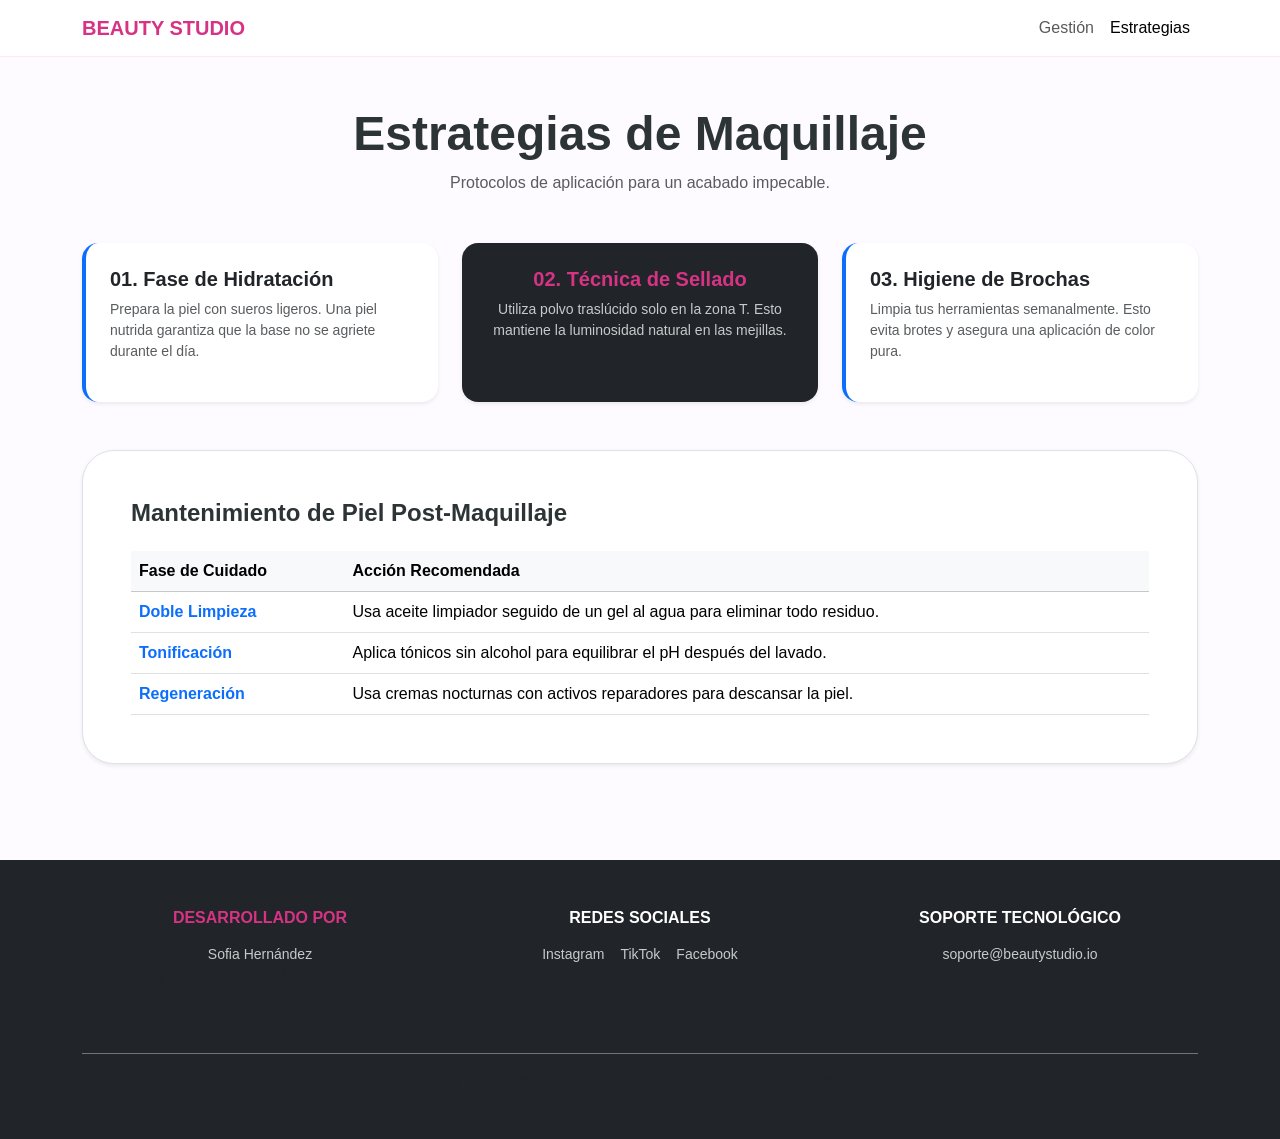
<file: pagina.html>
<!doctype html>
<html lang="es">
<head>
    <meta charset="utf-8">
    <meta name="viewport" content="width=device-width, initial-scale=1">
    <title>Estrategias | Beauty Studio</title>
    <link href="https://cdn.jsdelivr.net/npm/bootstrap@5.3.0/dist/css/bootstrap.min.css" rel="stylesheet">
    <link rel="stylesheet" href="./css/iniciostyle.css">
</head>
<body>

<nav class="navbar navbar-expand-lg sticky-top">
    <div class="container">
        <a class="navbar-brand fw-bold" href="index.html" style="color: var(--brand-primary);">BEAUTY STUDIO</a>
        <div class="collapse navbar-collapse">
            <ul class="navbar-nav ms-auto fw-medium">
                <li class="nav-item"><a class="nav-link" href="index.html">Gestión</a></li>
                <li class="nav-item"><a class="nav-link active" href="pagina.html">Estrategias</a></li>
            </ul>
        </div>
    </div>
</nav>

<div class="container py-5">
    <div class="text-center mb-5">
        <h2 class="display-5 fw-bold">Estrategias de Maquillaje</h2>
        <p class="text-muted">Protocolos de aplicación para un acabado impecable.</p>
    </div>
    
    <div class="row g-4 mb-5">
        <div class="col-md-4">
            <div class="card border-0 shadow-sm p-4 rounded-4 h-100 border-start border-4 border-primary">
                <h5 class="fw-bold">01. Fase de Hidratación</h5>
                <p class="small text-muted">Prepara la piel con sueros ligeros. Una piel nutrida garantiza que la base no se agriete durante el día.</p>
            </div>
        </div>
        <div class="col-md-4">
            <div class="card border-0 shadow-sm p-4 rounded-4 h-100 bg-dark text-white text-center">
                <h5 class="fw-bold" style="color: var(--brand-primary);">02. Técnica de Sellado</h5>
                <p class="small opacity-75">Utiliza polvo traslúcido solo en la zona T. Esto mantiene la luminosidad natural en las mejillas.</p>
            </div>
        </div>
        <div class="col-md-4">
            <div class="card border-0 shadow-sm p-4 rounded-4 h-100 border-start border-4 border-primary">
                <h5 class="fw-bold">03. Higiene de Brochas</h5>
                <p class="small text-muted">Limpia tus herramientas semanalmente. Esto evita brotes y asegura una aplicación de color pura.</p>
            </div>
        </div>
    </div>

    <div class="bg-white p-5 rounded-5 shadow-sm border">
        <h4 class="fw-bold mb-4">Mantenimiento de Piel Post-Maquillaje</h4>
        <div class="table-responsive">
            <table class="table table-hover align-middle m-0">
                <thead class="table-light">
                    <tr><th>Fase de Cuidado</th><th>Acción Recomendada</th></tr>
                </thead>
                <tbody>
                    <tr><td class="fw-bold text-primary">Doble Limpieza</td><td>Usa aceite limpiador seguido de un gel al agua para eliminar todo residuo.</td></tr>
                    <tr><td class="fw-bold text-primary">Tonificación</td><td>Aplica tónicos sin alcohol para equilibrar el pH después del lavado.</td></tr>
                    <tr><td class="fw-bold text-primary">Regeneración</td><td>Usa cremas nocturnas con activos reparadores para descansar la piel.</td></tr>
                </tbody>
            </table>
        </div>
    </div>
</div>

<footer class="bg-dark text-white p-5 mt-5">
    <div class="container">
        <div class="row text-center g-4">
            <div class="col-md-4">
                <h6 class="text-uppercase fw-bold mb-3" style="color: var(--brand-primary);">Desarrollado por</h6>
                <p class="m-0 opacity-75 small">Sofia Hernández</p>
                <p class="extra-small text-muted">Diplomado Desarrollo Web 2026</p>
            </div>
            <div class="col-md-4">
                <h6 class="text-uppercase fw-bold mb-3">Redes Sociales</h6>
                <div class="d-flex justify-content-center gap-3 small">
                    <a href="#" class="text-white text-decoration-none opacity-75">Instagram</a>
                    <a href="#" class="text-white text-decoration-none opacity-75">TikTok</a>
                    <a href="#" class="text-white text-decoration-none opacity-75">Facebook</a>
                </div>
            </div>
            <div class="col-md-4">
                <h6 class="text-uppercase fw-bold mb-3">Soporte Tecnológico</h6>
                <p class="m-0 opacity-75 small">soporte@beautystudio.io</p>
                <p class="extra-small text-muted">Atención inmediata</p>
            </div>
        </div>
        <div class="text-center mt-5 pt-3 border-top border-secondary">
            <p class="text-muted small m-0">Systems Architect: Sofia Hernández © Todos los derechos reservados.</p>
        </div>
    </div>
</footer>

<script src="https://cdn.jsdelivr.net/npm/bootstrap@5.3.0/dist/js/bootstrap.bundle.min.js"></script>
</body>
</html>
</file>
<file: css/iniciostyle.css>
:root {
    --brand-primary: #d63384;
    --brand-secondary: #6f42c1;
    --bg-light: #fdfbff;
    --glass-effect: rgba(255, 255, 255, 0.9);
    --transition-smooth: all 0.4s cubic-bezier(0.165, 0.84, 0.44, 1);
}

body {
    font-family: 'Inter', 'Segoe UI', sans-serif;
    background-color: var(--bg-light);
    color: #2d3436;
}

.navbar {
    background: var(--glass-effect) !important;
    backdrop-filter: blur(15px);
    border-bottom: 1px solid rgba(214, 51, 132, 0.1);
}

.carousel-item img {
    height: 500px;
    object-fit: cover;
    filter: brightness(0.85);
}

.admin-card {
    background: #ffffff;
    border-radius: 24px;
    box-shadow: 0 20px 40px rgba(0,0,0,0.04);
    padding: 2.5rem;
}

.form-control {
    border-radius: 12px;
    border: 1.5px solid #f1f3f5;
    margin-bottom: 1rem;
    padding: 0.75rem;
}

#contenedor-productos {
    display: grid;
    grid-template-columns: repeat(auto-fill, minmax(280px, 1fr));
    gap: 25px;
}

.product-card {
    background: #fff;
    border-radius: 20px;
    overflow: hidden;
    position: relative;
    transition: var(--transition-smooth);
    border: 1px solid #f0f0f0;
}

.product-card:hover {
    transform: translateY(-10px);
    box-shadow: 0 20px 40px rgba(0,0,0,0.1);
}

.product-img-box {
    height: 250px;
    overflow: hidden;
}

.product-img-box img {
    width: 100%;
    height: 100%;
    object-fit: cover;
}

.price-main {
    font-size: 1.4rem;
    font-weight: 800;
    color: var(--brand-primary);
}

.price-old {
    text-decoration: line-through;
    color: #b2bec3;
    font-size: 0.9rem;
    margin-right: 8px;
}

.btn-delete {
    position: absolute;
    top: 15px;
    right: 15px;
    background: white;
    border: none;
    border-radius: 50%;
    width: 35px;
    height: 35px;
    color: #e74c3c;
    box-shadow: 0 2px 5px rgba(0,0,0,0.1);
    cursor: pointer;
    z-index: 10;
}
</file>
